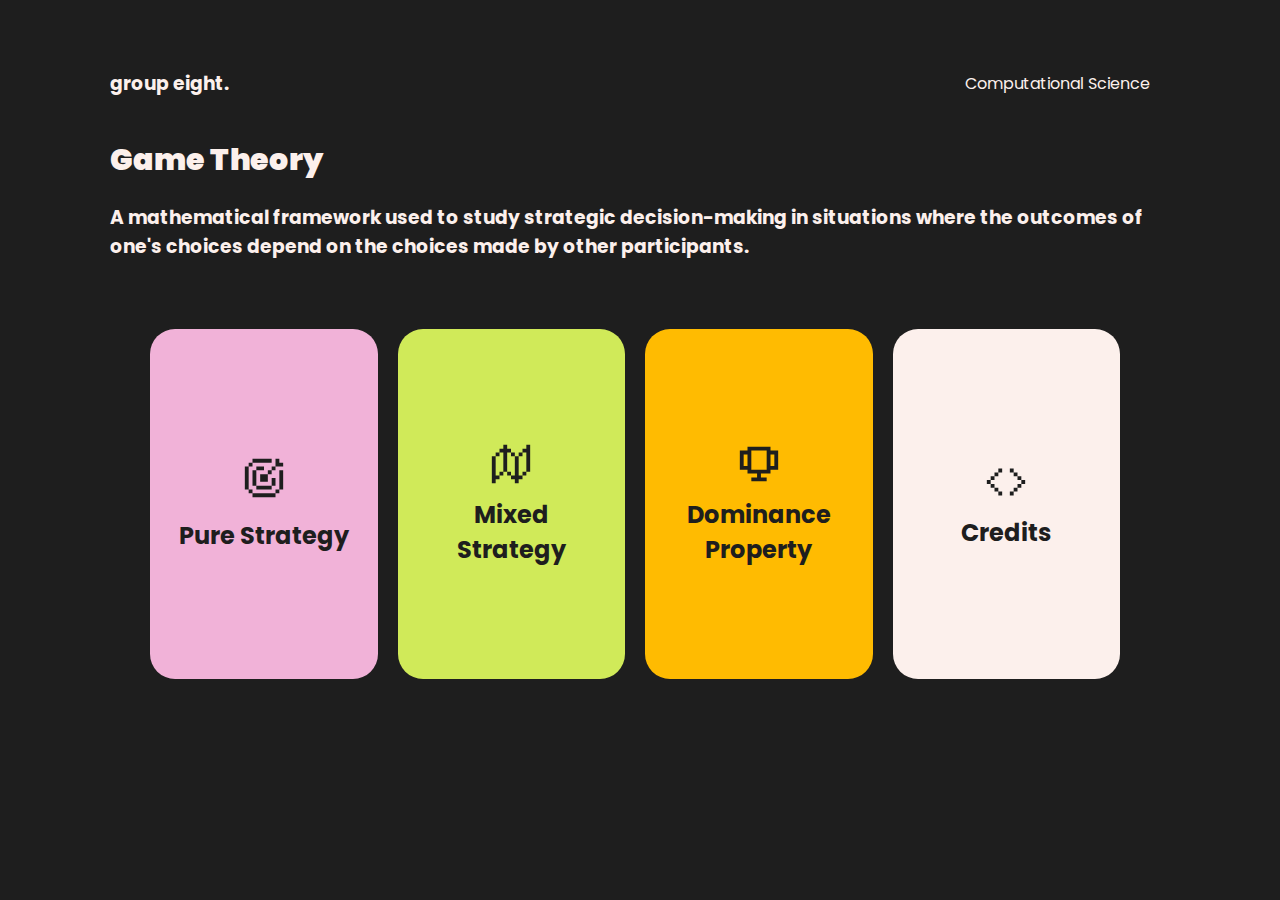
<file: index.html>
<!DOCTYPE html>
<html lang="en">
<head>
    <meta charset="UTF-8">
    <meta http-equiv="X-UA-Compatible" content="IE=edge">
    <meta name="viewport" content="width=device-width, initial-scale=1.0">
    <title>Game Theory | 8th </title>
    <link rel="stylesheet" href="style.css">
    <link rel="preconnect" href="https://fonts.googleapis.com">
    <link rel="preconnect" href="https://fonts.gstatic.com" crossorigin>
    <link href="https://fonts.googleapis.com/css2?family=Poppins&display=swap" rel="stylesheet">
</head>

<body>
    <div class="row">
      <div class="box">
        <nav>
            <h3 class ="white-txt">group eight.</h3>
            <p class="white-txt">Computational Science</p>    
        </nav>    

        <section>
            <h1 class="white-txt"><b>Game Theory</b></h1>
            <h3 class="white-txt">A mathematical framework used to study strategic decision-making in situations where the outcomes of one's choices depend on the choices made by other participants. </h3>    
        </section>
      </div>
    </div>

    <div class="row-box">
        <a href="pure.html">
          <div class="column" style="background-color: #F1B2D8;">
            <svg width="46" height="46" fill="currentColor" viewBox="0 0 24 24" xmlns="http://www.w3.org/2000/svg">
              <path d="M6 2h10v2H6V2ZM4 6V4h2v2H4Zm0 12H2V6h2v12Zm2 2H4v-2h2v2Zm12 0H6v2h12v-2Zm2-2v2h-2v-2h2Zm0 0h2V8h-2v10ZM12 6H8v2H6v8h2v2h8v-2h2v-4h-2v4H8V8h4V6Zm2 8v-4h2V8h2V6h4V4h-2V2h-2v4h-2v2h-2v2h-4v4h4Z"></path>
            </svg>
            <h2><a href="pure.html">Pure Strategy</a></h2>
          </div>
        </a>

        <div class="column" style="background-color:#D0EA59;">
          <svg width="46" height="46" fill="currentColor" viewBox="0 0 24 24" xmlns="http://www.w3.org/2000/svg">
            <path d="M8 2h2v2h2v2h-2v10H8V6H6V4h2V2ZM4 8V6h2v2H4Zm2 10v2H4v2H2V8h2v10h2Zm0 0h2v-2H6v2Zm6 0h-2v-2h2v2Zm2-10V6h-2v2h2Zm2 0h-2v10h-2v2h2v2h2v-2h2v-2h2v-2h2V2h-2v2h-2v2h-2v2Zm0 0h2V6h2v10h-2v2h-2V8Z"></path>
          </svg>
          <h2><a href="mixed.html">Mixed Strategy</a></h2>
        </div>
        <div class="column" style="background-color:#FFBB01;">
          <svg width="46" height="46" fill="currentColor" viewBox="0 0 24 24" xmlns="http://www.w3.org/2000/svg">
            <path d="M16 3H6v2H2v10h6V5h8v10h6V5h-4V3h-2Zm4 4v6h-2V7h2ZM6 13H4V7h2v6Zm12 2H6v2h12v-2Zm-7 2h2v2h3v2H8v-2h3v-2Z"></path>
          </svg>
          <h2><a href="dominance.html">Dominance Property</a></h2>

        </div>
        <div class="column" style="background-color:#FCF0EC;">
          <svg width="46" height="46" fill="currentColor" viewBox="0 0 24 24" xmlns="http://www.w3.org/2000/svg">
            <path d="M8 5h2v2H8V5ZM6 7h2v2H6V7ZM4 9h2v2H4V9Zm-2 2h2v2H2v-2Zm2 2h2v2H4v-2Zm2 2h2v2H6v-2Zm2 2h2v2H8v-2Zm8-12h-2v2h2V5Zm2 2h-2v2h2V7Zm2 2h-2v2h2V9Zm2 2h-2v2h2v-2Zm-2 2h-2v2h2v-2Zm-2 2h-2v2h2v-2Zm-2 2h-2v2h2v-2Z"></path>
          </svg>
          <h2><a href="credits.html">Credits</a></h2>
        </div>
    </div>
</body>
</html>
</file>
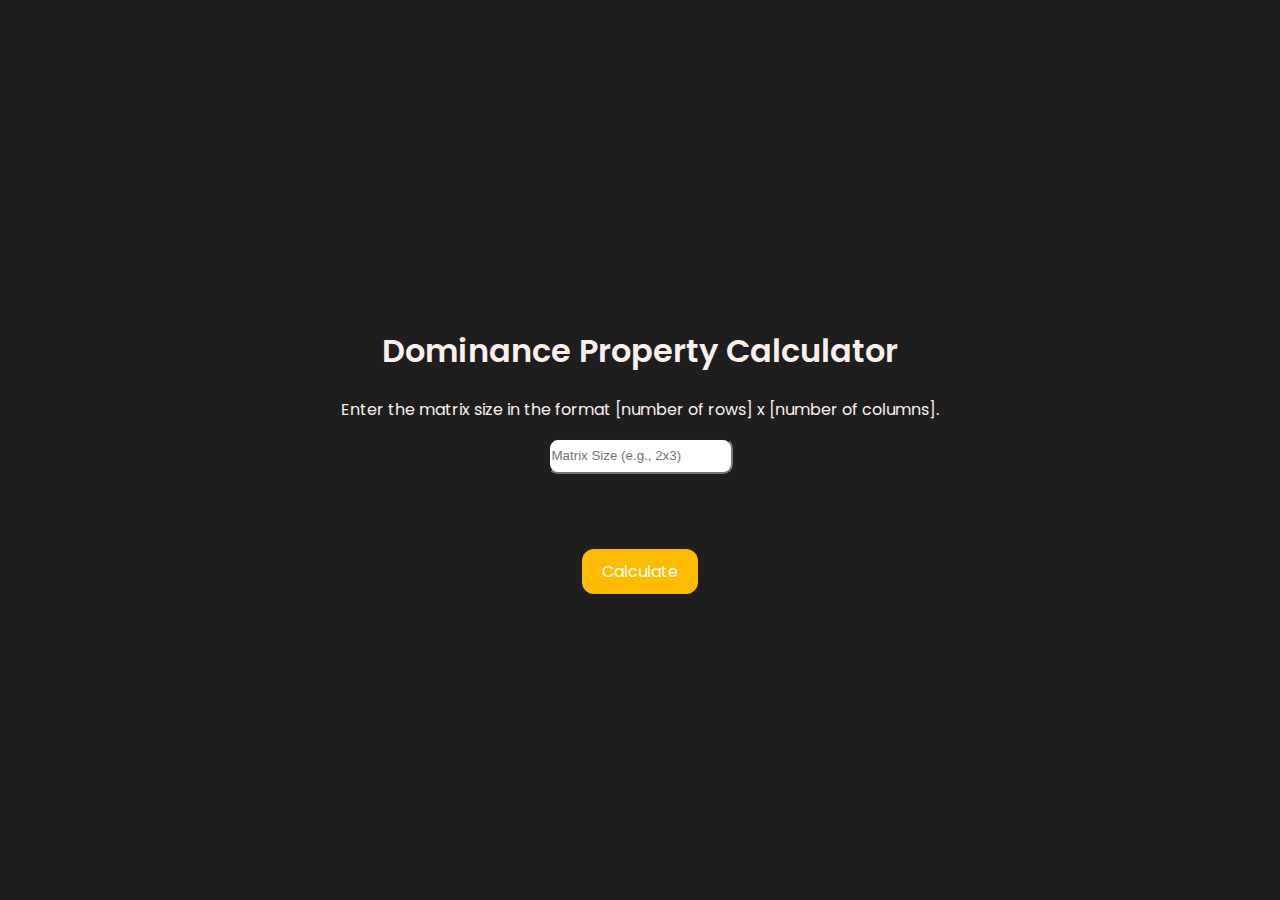
<file: dominance.html>
<!DOCTYPE html>
<html>
<head>
  <title>Dominance Property</title>
  
  <link rel="preconnect" href="https://fonts.googleapis.com">
  <link rel="preconnect" href="https://fonts.gstatic.com" crossorigin>
  <link href="https://fonts.googleapis.com/css2?family=Poppins&display=swap" rel="stylesheet">
  <link rel="stylesheet" href="dominance.css">

  <script>
    function calculateGame() {
      var matrixSize = document.getElementById("matrixSize").value;

      var size = matrixSize.split("x");
      var numRows = parseInt(size[0]);
      var numCols = parseInt(size[1]);

      var matrix = [];
      for (var i = 0; i < numRows; i++) {
        matrix[i] = [];
        for (var j = 0; j < numCols; j++) {
          var cellValue = document.getElementById("cell_" + i + "_" + j).value;
          matrix[i][j] = parseInt(cellValue);
        }
      }

      var value = calculateGameValue(matrix);

      document.getElementById("result").innerHTML = "Value of the game: " + value;
    }

    function calculateGameValue(matrix) {
      var numRows = matrix.length;
      var numCols = matrix[0].length;

      var rowMinimums = [];
      for (var i = 0; i < numRows; i++) {
        var rowValues = matrix[i];
        var minRowValue = Math.min(...rowValues);
        rowMinimums.push(minRowValue);
      }

      var gameValue = Math.max(...rowMinimums);
      return gameValue;
    }
  </script>

</head>
<body>
  <div class="content-centered">
    <h1>Dominance Property Calculator</h1>
    
    <!-- Paki ayos yung font [UPDATE: ADDED FONT] --> 
    <p>Enter the matrix size in the format [number of rows] x [number of columns].</p>
    
    <!-- pakilagyan ng class yung text tas pakilagyan UI [UPDATE: ADDED] --> 
    <input type="text" id="matrixSize" placeholder="Matrix Size (e.g., 2x3)" maxlength="3" title="Put only single digit eg. 2x2"><br><br>
    
    <!--Main generated table-->
    <table id="matrix"></table><br>
    
    <!--Result is above the calculate btn-->
    <div id="result"></div><br>

    <!-- pakilagyan nalang ng UI etong button lagyan nalang ng class [UPDATE: ADDED] -->
    <button onclick="calculateGame()">Calculate</button>
  </div>

  
  <script>
    document.getElementById("matrixSize").addEventListener("input", function() {
      var matrixSize = document.getElementById("matrixSize").value;
      var size = matrixSize.split("x");
      var numRows = parseInt(size[0]);
      var numCols = parseInt(size[1]);

      var table = document.getElementById("matrix");
      var tableWidth = 10; // Set the desired width value in pixels
      table.style.width = tableWidth + "px";
      table.innerHTML = "";

      for (var i = 0; i < numRows; i++) {
        var row = document.createElement("tr");
        for (var j = 0; j < numCols; j++) {
          var cell = document.createElement("td");
          var input = document.createElement("input");
          input.id = "cell_" + i + "_" + j;
          input.type = "number";
          cell.appendChild(input);
          row.appendChild(cell);
        }
        table.appendChild(row);
      }

      var tableWidth = numCols * 50;
      table.style.width = tableWidth + "px";
    });
  </script>
</body>
</html>
</file>
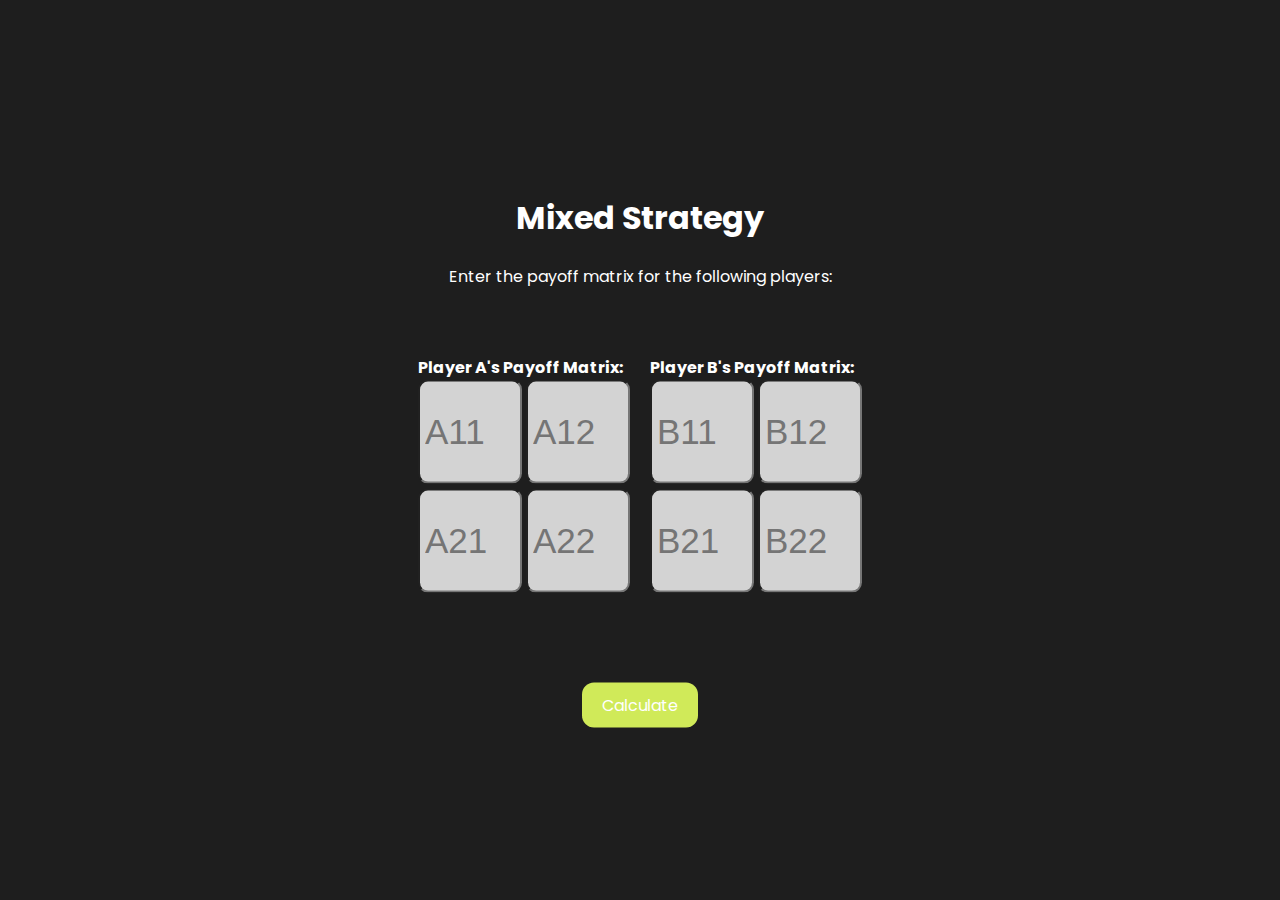
<file: mixed.html>
<!DOCTYPE html>
<html lang="en">
<head>
  
  <meta charset="UTF-8">
  <meta http-equiv="X-UA-Compatible" content="IE=edge">
  <meta name="viewport" content="width=device-width, initial-scale=1.0">
  <title>Mixed Strategy </title>
  
  <link rel="stylesheet" href="mixed.css">
  <link rel="preconnect" href="https://fonts.googleapis.com">
  <link rel="preconnect" href="https://fonts.gstatic.com" crossorigin>
  <link href="https://fonts.googleapis.com/css2?family=Poppins&display=swap" rel="stylesheet"> 


</head>

<body>
  <div class="content-centered">
    <h1>Mixed Strategy</h1>
    <p>Enter the payoff matrix for the following players:</p><br><br>


    <div class="matrix-table">
        <span class="form-group1">
          <label for="playerA">Player A's Payoff Matrix:</label><br>
          <input type="number" id="a11" placeholder="A11"> <input type="number" id="a12" placeholder="A12"><br>
          <input type="number" id="a21" placeholder="A21"> <input type="number" id="a22" placeholder="A22"><br><br>
        </span>
        
        <span class="form-group2">
          <label for="playerB">Player B's Payoff Matrix:</label><br>
          <input type="number" id="b11" placeholder="B11"> <input type="number" id="b12" placeholder="B12"><br>
          <input type="number" id="b21" placeholder="B21"> <input type="number" id="b22" placeholder="B22"><br>
        </span>
    </div> 
  
    <div id="result"></div>
  
      <div class="button-wrapper">
        <br> <button onclick="calculateMixedStrategy()">Calculate</button><br>
      </div>
  
  </div>
  
  <script>
    function calculateMixedStrategy() {
      var a11 = parseFloat(document.getElementById('a11').value);
      var a12 = parseFloat(document.getElementById('a12').value);
      var a21 = parseFloat(document.getElementById('a21').value);
      var a22 = parseFloat(document.getElementById('a22').value);
      
      var b11 = parseFloat(document.getElementById('b11').value);
      var b12 = parseFloat(document.getElementById('b12').value);
      var b21 = parseFloat(document.getElementById('b21').value);
      var b22 = parseFloat(document.getElementById('b22').value);
      
      var denominator = a11 * (b22 - b12) - a21 * (b22 - b12) + a12 * (b21 - b11) - a22 * (b21 - b11);
      
      var pA = ((b22 - b12) / denominator).toFixed(2);
      var pB = ((a21 - a11) / denominator).toFixed(2);
      
      var result = "Mixed Strategy:<br>Player A: " + pA + "<br>Player B: " + pB;
      
      document.getElementById('result').innerHTML = result;
    }
  </script>
  
</body>
</html>
</file>
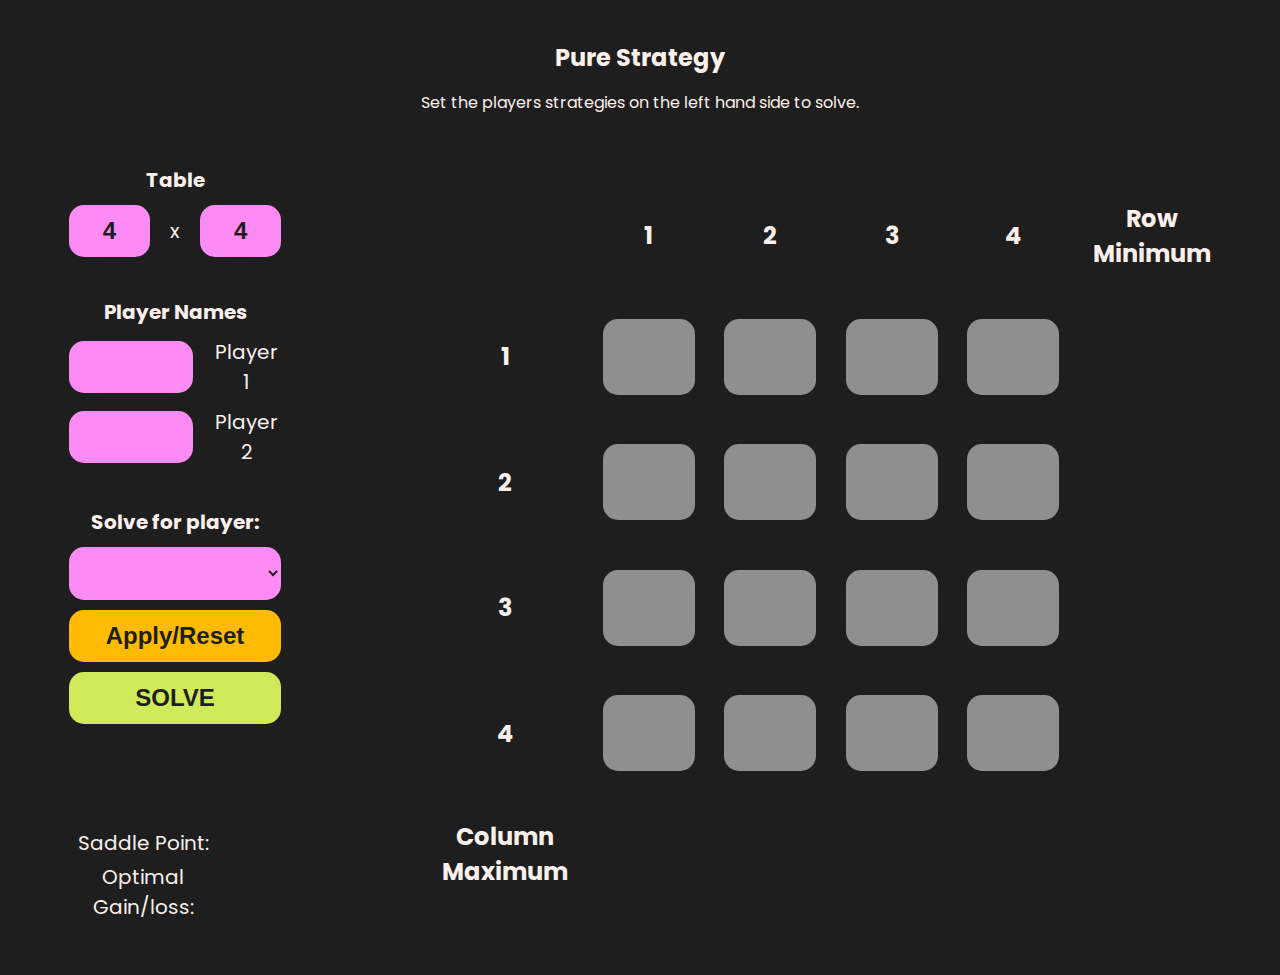
<file: pure.html>
<!DOCTYPE html>
    <html lang="en">
    <head>
        <meta charset="UTF-8">
        <meta http-equiv="X-UA-Compatible" content="IE=edge">
        <meta name="viewport" content="width=device-width, initial-scale=1.0">
        <link rel="preconnect" href="https://fonts.googleapis.com">
        <link rel="preconnect" href="https://fonts.gstatic.com" crossorigin>
        <link href="https://fonts.googleapis.com/css2?family=Poppins&display=swap" rel="stylesheet">
        <title>Pure Strategy</title>
    </head>
    <body onload="generateEmptyTable(document.getElementById('p1-strategies').value,
    document.getElementById('p2-strategies').value, 
    document.getElementById('p1-name').value,
    document.getElementById('p2-name').value,
    document.getElementById('solve-for').value);">
        <div class="main-container">
            <h2>Pure Strategy</h2>
            <p style="margin: 15px 0px 0px 0px;">Set the players strategies on the left hand side to solve.</p>
        
            <div class="settings">
                <!-- <div class="header">Strategy</div> -->
                <div class="setting">
                    <div class="setting-name">Table</div>
                    <div class="setting-inputs">
                        <input type="number" id="p1-strategies" value="4"/>
                        <div>x</div>
                        <input type="number" id="p2-strategies" value="4"/>
                    </div><br>
                    <div class="setting-name">Player Names</div>
                    <div class="setting-inputs">
                        <input type="text" id="p1-name" value="" onblur="changeOptions();"/>
                        <div class="input-name">Player 1</div>
                    </div>
                    <div class="setting-inputs">
                        <input type="text" id="p2-name" value="" onblur="changeOptions();"/>
                        <div class="input-name">Player 2</div>
                    </div><br>
                    <div class="setting-name">Solve for player:</div>
                    <div class="setting-inputs">
                        <select id="solve-for">
                            <option value="p1"> </option>
                            <option value="p2"> </option>
                        </select>
                    </div>
                    <div class="setting-inputs buttons">
                        <input type="button" value="Apply/Reset" onclick="
                            generateEmptyTable(document.getElementById('p1-strategies').value,
                                            document.getElementById('p2-strategies').value, 
                                            document.getElementById('p1-name').value,
                                            document.getElementById('p2-name').value,
                                            document.getElementById('solve-for').value);"/>
                    </div>
                    <div class="setting-inputs buttons">
                        <input type="button" onclick="solveMaximinMinimax(document.getElementById('solve-for').value);" style="background-color: #D0EA59;" value="SOLVE"/>
                    </div>
                </div>
                <!-- <div class="header">ANSWERS</div> -->
                <div class="setting">
                    <table style="width: 100%;">
                        <tr>
                            <td>Saddle Point:</td>
                            <td id="saddle-point" class="answer"></td>
                        </tr>
                        <tr>
                            <td>Optimal Gain/loss:</td>
                            <td id="gain-loss" class="answer"></td>
                        </tr>
                    </table>
                </div>
            </div>
            <div class="main-view">
                <!-- <div class="header"></div> -->
                <div id="main-table-wrapper">

                </div>
            </div>
        </div>
    </body>
    <script>
        const generateEmptyTable = function (row, column, p1name = "X", p2name = "Y", solvefor = "p1") {
            let table = document.getElementById('main-table-wrapper');
            let tableString = "<table id='main-table'><tbody>";
            let rowMinMax = solvefor == "p1" ? "Row<br>Minimum" : "Row<br>Maximum";
            let colMinMax = solvefor == "p1" ? "Column<br>Maximum" : "Column<br>Minimum";

            tableString += "<tr><td></td>"
            for (j = 1; j <= column; j++) {
                tableString += "<td class='strategy-label'>" + p2name + j + "</td>";
            }

            tableString += "<td class='strategy-label' id='row-minmax-label'>" + rowMinMax + "</td></tr>";
            for (i = 1; i <= row; i++) {
                tableString += "<tr><td class='strategy-label'>" + p1name + i + "</td>";
                for (j = 1; j <= column; j++) {
                    tableString += "<td><input type='number' placeholder='' onkeyup='adjustBoxWidth(this);' id='strategy-" + i + "-" + j + "'></td>";
                }
                tableString += "<td class='strategy-label' id='row-minmax-" + i + "'></td></tr>";
            }

            tableString += "<tr><td class='strategy-label' id='column-minmax-label'>" + colMinMax + "</td>";
            for (j = 1; j <= column; j++) {
                tableString += "<td class='strategy-label' id='column-minmax-" + j + "'></td>";
            }

            tableString += "</tr></tbody></table>";
            table.innerHTML = tableString;
        }

        const changeOptions = function () {
            let p1 = document.getElementById('p1-name').value;
            let p2 = document.getElementById('p2-name').value;
            let options = document.getElementById('solve-for').children;

            options[0].innerHTML = p1;
            options[1].innerHTML = p2;
        }

        const solveMaximinMinimax = function(solvefor = "p1") {
            let row = document.getElementById('p1-strategies').value;
            let column = document.getElementById('p2-strategies').value;
            let table = document.getElementById('main-table');
            let inputs = table.querySelectorAll("input");
            let p1 = document.getElementById('p1-name').value;
            let p2 = document.getElementById('p2-name').value;

            let rowMaxMinIndex = 0;
            let colMinMaxIndex = 0;
            let rowMinMaxIndex = 0;
            let colMaxMinIndex = 0;

            let rowMaxMin;
            let colMinMax;
            let rowMinMax;
            let colMaxMin;

            if (solvefor == "p1") {
                for (i = 1; i <= row; i++) {
                    let offset = (i - 1) * column;
                    let rowMin = !isNaN(parseInt(inputs[offset].value)) ? parseInt(inputs[offset].value) : 0;
                    for (j = 1; j <= column; j++) {
                        let value = !isNaN(parseInt(inputs[offset + j - 1].value)) ? parseInt(inputs[offset + j - 1].value) : 0;
                        rowMin = value < rowMin ? value : rowMin;
                    }
                    if (i == 1) rowMaxMin = rowMin;
                    table.querySelector("#row-minmax-" + i).innerHTML = rowMin;
                    if (rowMin > rowMaxMin) {
                        rowMaxMin = rowMin;
                        rowMaxMinIndex = i - 1;
                    }
                }
                for (j = 1; j <= column; j++) {
                    let offset = j - 1;
                    let colMax = !isNaN(parseInt(inputs[offset].value)) ? parseInt(inputs[offset].value) : 0;
                    for (i = 1; i <= row; i++) {
                        let value = !isNaN(parseInt(inputs[column * (i - 1) + offset].value)) ? parseInt(inputs[column * (i - 1) + offset].value) : 0;
                        colMax = value > colMax ? value : colMax;
                    }
                    if (j == 1) colMinMax = colMax;
                    table.querySelector("#column-minmax-" + j).innerHTML = colMax;
                    if (colMax < colMinMax) {
                        colMinMax = colMax;
                        colMinMaxIndex = j - 1;
                    }
                }
                document.getElementById('saddle-point').innerHTML = "(" + p1 + (rowMaxMinIndex + 1) + ", " + p2 + (colMinMaxIndex + 1) + ")";
                document.getElementById('gain-loss').innerHTML = inputs[rowMaxMinIndex * row + colMinMaxIndex].value != '' ? inputs[rowMaxMinIndex * row + colMinMaxIndex].value : 0;
            } else if (solvefor == "p2") {
                for (i = 1; i <= row; i++) {
                    let offset = (i - 1) * column;
                    let rowMax = !isNaN(parseInt(inputs[offset].value)) ? parseInt(inputs[offset].value) : 0;
                    for (j = 1; j <= column; j++) {
                        let value = !isNaN(parseInt(inputs[offset + j - 1].value)) ? parseInt(inputs[offset + j - 1].value) : 0;
                        rowMax = value > rowMax ? value : rowMax;
                    }
                    if (i == 1) rowMinMax = rowMax;
                    table.querySelector("#row-minmax-" + i).innerHTML = rowMax;
                    if (rowMax < rowMinMax) {
                        rowMinMax = rowMax;
                        rowMinMaxIndex = i - 1;
                    }
                }
                for (j = 1; j <= column; j++) {
                    let offset = j - 1;
                    let colMin = !isNaN(parseInt(inputs[offset].value)) ? parseInt(inputs[offset].value) : 0;
                    for (i = 1; i <= row; i++) {
                        let value = !isNaN(parseInt(inputs[column * (i - 1) + offset].value)) ? parseInt(inputs[column * (i - 1) + offset].value) : 0;
                        colMin = value < colMin ? value : colMin;
                    }
                    if (j == 1) colMaxMin = colMin;
                    table.querySelector("#column-minmax-" + j).innerHTML = colMin;
                    if (colMin > colMaxMin) {
                        colMaxMin = colMin;
                        colMaxMinIndex = j - 1;
                    }
                }
                document.getElementById('saddle-point').innerHTML = "(" + p1 + (rowMinMaxIndex + 1) + ", " + p2 + (colMaxMinIndex + 1) + ")";
                document.getElementById('gain-loss').innerHTML = inputs[rowMinMaxIndex * row + colMaxMinIndex].value != '' ? inputs[rowMinMaxIndex * row + colMaxMinIndex].value : 0;
            }

            for (k = 0; k < inputs.length; k++) {
                inputs[k].parentElement.innerHTML = inputs[k].value != '' ? inputs[k].value : 0;
            }
        }

        const adjustBoxWidth = function(box) {
            let length = box.value.length;
            box.style.width = length + "ch";
        }
    </script>
    <style>
        :root {
            --padding: 10px;
            --border-radius: 30px;
        }
        html, body {
            margin: 0;
            height: calc(100% - var(--padding) * 2);
            width: calc(100% - var(--padding) * 2);
            padding: var(--padding);
            background-color: #1e1e1e;
            color: #fcf0ec;
            font-family: 'Poppins', sans-serif;
        }
        .main-container {
            --padding: 30px;
            position: relative;
            margin: 0;
            height: 100%;
            width: 100%;
            /* border: 4px solid white; */
            border-radius: var(--border-radius);
        }
        .settings {
            --border-radius: 20px;
            overflow-y: hidden;
            position: absolute;
            left: 0;
            width: calc(25% - var(--padding) * 2);
            height: calc(100% - var(--padding) * 2);
            padding: var(--padding);
            background-color: none;
            border-radius: var(--border-radius) 0 0 var(--border-radius);
            display: flex;
            flex-direction: column;
            justify-content: space-between;
            align-items: center;
        }
        .settings > div {
            width: 85%;
        }
        .main-view {
            position: absolute;
            right: 0;
            width: calc(70% - var(--padding) * 2);
            height: calc(100% - var(--padding) * 2);
            padding: var(--padding);
            display: flex;
            text-align: center;
            flex-direction: column;
            align-items: center;
        }
        .header {
            width: 100%;
            text-align: center;
            font-size: 1.5rem;
            font-weight: 800;
            margin: 0;
            padding: 0;
            transform: scaleX(0.8);
        }
        .header::after {
            content: ' ';
            display: block;
            position: relative;
            width: 50%;
            opacity: 0.4;
            border-bottom: 2px solid rgb(70, 66, 95);
            padding-bottom: 10px;
            margin: 0 auto;
        }
        .setting {
            margin: 20px 0;
            text-align: center;
            font-size: 20px;
        }
        .setting-name {
            font-weight: bold;
            margin-bottom: 5px;
        }
        .setting-inputs {
            display: flex;
            flex-direction: row;
            justify-content: center;
            align-items: center;
            margin: 10px 0;
            gap: 1em;
        }
        .setting-inputs > select,
        .setting-inputs > input[type="button"],
        .setting-inputs > input[type="text"],
        .setting-inputs > input[type="number"] {
            width: 100%;
            text-align: center;
            color: #1e1e1e;
            font-size: 1.5rem;
            font-weight: bold;
            background-color: rgb(252, 139, 245);
            border: none;
            border-radius: 15px;
            outline: 0;
            padding: 0.5em 0.2em;
            transition: all 0.5s ease;
        }
        .setting-inputs.buttons {
            gap: 1em;
        }
        .setting-inputs > select:focus,
        .setting-inputs > input[type="text"]:focus,
        .setting-inputs > input[type="number"]:focus {
            filter: brightness(1.0);
        }
        .setting-inputs > .input-name {
            text-align: center;
            width: 60%;
        }
        .setting-inputs > input[type="text"]:focus ~ .input-name {
            font-weight: bold;
        }
        .setting-inputs > input[type="button"] {
            background-color: #FFBB01;
            cursor: pointer;
        }
        .setting-inputs > input[type="button"]:hover {
            filter: brightness(1.1);
        }
        .setting-inputs > input[type="button"]:active {
            filter: brightness(0.9);
        }
        #main-table-wrapper {
            height: 100%;
            width: 100%;
            padding: 2em;
            overflow: auto;
        }
        #main-table-wrapper > table {
            height: 100%;
            width: 100%;
            /* border: 2px solid darkslateblue; */
        }
        #main-table-wrapper > table td {
            font-size: 1.5rem;
        }
        #main-table-wrapper > table td > input[type="number"] {
            background-color: 85858D;
            color: rgb(40, 40, 40);
            opacity: 0.5;
            outline: 0;
            border: none;
            padding: 0.5em 1em;
            line-height: 2ch;
            height: 2ch;
            min-width: 1ch;
            width: 1ch;
            text-align: center;
            font-size: 1.5em;
            font-weight: 800;
            transition: all 0.25s ease;
            border-radius: 15px;
        }
        #main-table-wrapper > table td > input[type="number"]:hover {
            opacity: 0.75;
        }
        #main-table-wrapper > table td > input[type="number"]:focus {
            opacity: 1;
        }
        .strategy-label {
            font-weight: bold;
        }
        .answer {
            font-weight: bold;
            width: 30%;
        }

        h2,p{
            display: flex;
            justify-content: center;
            align-items: center;
            margin-bottom:0 ;
        }
        /* COMMON */

        input::-webkit-outer-spin-button,
        input::-webkit-inner-spin-button {
            -webkit-appearance: none;
            margin: 0;
        }
    </style>
    </html>
</file>
<file: style.css>
* {
box-sizing: border-box;

}

body{
background-color: #1E1E1E;
font-family: 'Poppins';
margin: 0;

}

.row{
    display: flex;
    justify-content: center; 
    margin: 50px;
    height: 20%;
}


nav{
    display: flex;
    justify-content: space-between;
    align-items: center;
    padding: 0px 0px 0px 0px;
    margin: 0px 80px 0px 60px;
}

section{
    margin: 0px 80px 0px 60px;
}


.row-box {
    display: flex;
    justify-content: center;
    gap: 20px;
    flex-wrap: wrap;
    margin: 0px 160px 0px 130px;
    
}


/* Create four equal columns that floats next to each other */
.column {
    flex: 0 0 calc(25% - 20px);
    display: flex;
    flex-direction: column;
    align-items: center;
    justify-content: center;
    padding: 20px;
    text-align: center;
    background-color: #F1B2D8;
    color: #1E1E1E;
    animation: "animate__fadeIn";
    animation-duration: 4s;
    border-radius: 25px;
    height: 350px;
    float: left;
    width: 25%;
    transition: transform 0.3s ease;
}

.column:hover {
    transform: scale(1.1);
  }
  
  .column img {
    transition: transform 0.3s ease-in-out;
  }
  
  .column:hover img {
    transform: scale(1.1);
  }



.row:after {
    content: "";
    display: table;
    clear: both;
}


.column svg {
margin-bottom: 10px;
}

.column h2 {
margin: 0;
}

a {
color: inherit; /* Use the color of the parent element */
text-decoration: none; /* Removes underline */
cursor: pointer;
}

p,h1,h3.white-txt{
color: #FCF0EC;
}

h1{
    font-size: 30px;
}
p.box-txt{
color: #1E1E1E;
}


/* Responsive layout - makes the four columns stack on top of each other instead of next to each other */
@media screen and (max-width: 600px) {
    .column {
    width: 100%;
    }
}

.column h2 {
    font-size: 16px;
  }
  
  @media (min-width: 768px) {
    .column h2 {
      font-size: 20px;
    }
  }
  
  @media (min-width: 992px) {
    .column h2 {
      font-size: 24px;
    }
  }
</file>
<file: dominance.css>
body{
  text-align: center;
  background-color: #1E1E1E;
  font-family: 'Poppins';
  color: white;
}

.content-centered{
  position: absolute;
  top: 50%;
  left: 50%;
  transform: translate(-50%, -50%);
}

#matrix{
  margin: 0 auto;
}


input[type="number"]{
  height: 60px;
  width: 60px;
  border-radius: 10px;
  font-size: 40px;
  text-align: center;
}

.result{
  color: white;
}

td {
  padding: 3px;
}


input[type="text"]{
  height: 30px;
  border-radius: 10px;
}

h1{
  font-weight: 600;
  color:#FCF0EC ;
}

p{
  color: #FCF0EC;
}

button{
  display: inline-block;
  padding: 10px 20px;
  font-size: 16px;
  font-family: 'Poppins';
  color: #fff;
  text-decoration: none;
  border-radius: 12px;
  border: none;
  cursor: pointer;
  transition:  0.3 ease-in;
  background-color: #FFBB01;
}


/* Media query for small screens */
@media (max-width: 600px) {
  .button {
    padding: 8px 16px;
    font-size: 14px;
  }
}
</file>
<file: mixed.css>
body {
    font-family: 'Poppins';
    margin: 0;
    color: white;
    background-color:#1E1E1E;
  }

.content-centered{
  position: absolute;
  top: 50%;
  left: 50%;
  transform: translate(-50%, -50%);
}

h1, p {
  text-align: center;
}

.form-group1 {
  margin-bottom: 15px;
}
.form-group2 {
  float: center;
}

label {
  font-weight: bold;
}

.matrix-table{
  display: flex;
  flex-wrap: wrap;
  justify-content: center;
  gap: 20px;
}

input[type="number"] {
  width: 90px;
  height: 90px;
  padding: 5px;
  background-color: lightgrey;
  border-radius: 10px;
  margin-bottom: 5px;
  font-size: 35px;
}

.button-wrapper {
  text-align: center;
}

button {
  display: inline-block;
  padding: 10px 20px;
  font-size: 16px;
  font-family: 'Poppins';
  color: #fff;
  text-decoration: none;
  border-radius: 12px;
  border: none;
  cursor: pointer;
  transition:  0.3 ease-in;
  background-color: #D0EA59;
}

#result {
  margin-top: 20px;
  text-align: center;
}

@media screen and (max-width: 768px) {
  .matrix-table {
    flex-direction: column;
    align-items: center;
  }
}

/* Media query for screens smaller than 600px */
@media (max-width: 600px) {
  .container {
    width: 100%;
    padding: 10px;
  }
}

/* Media query for screens smaller than 400px */
@media (max-width: 400px) {
  .container {
    font-size: 14px;
  }
}
</file>
